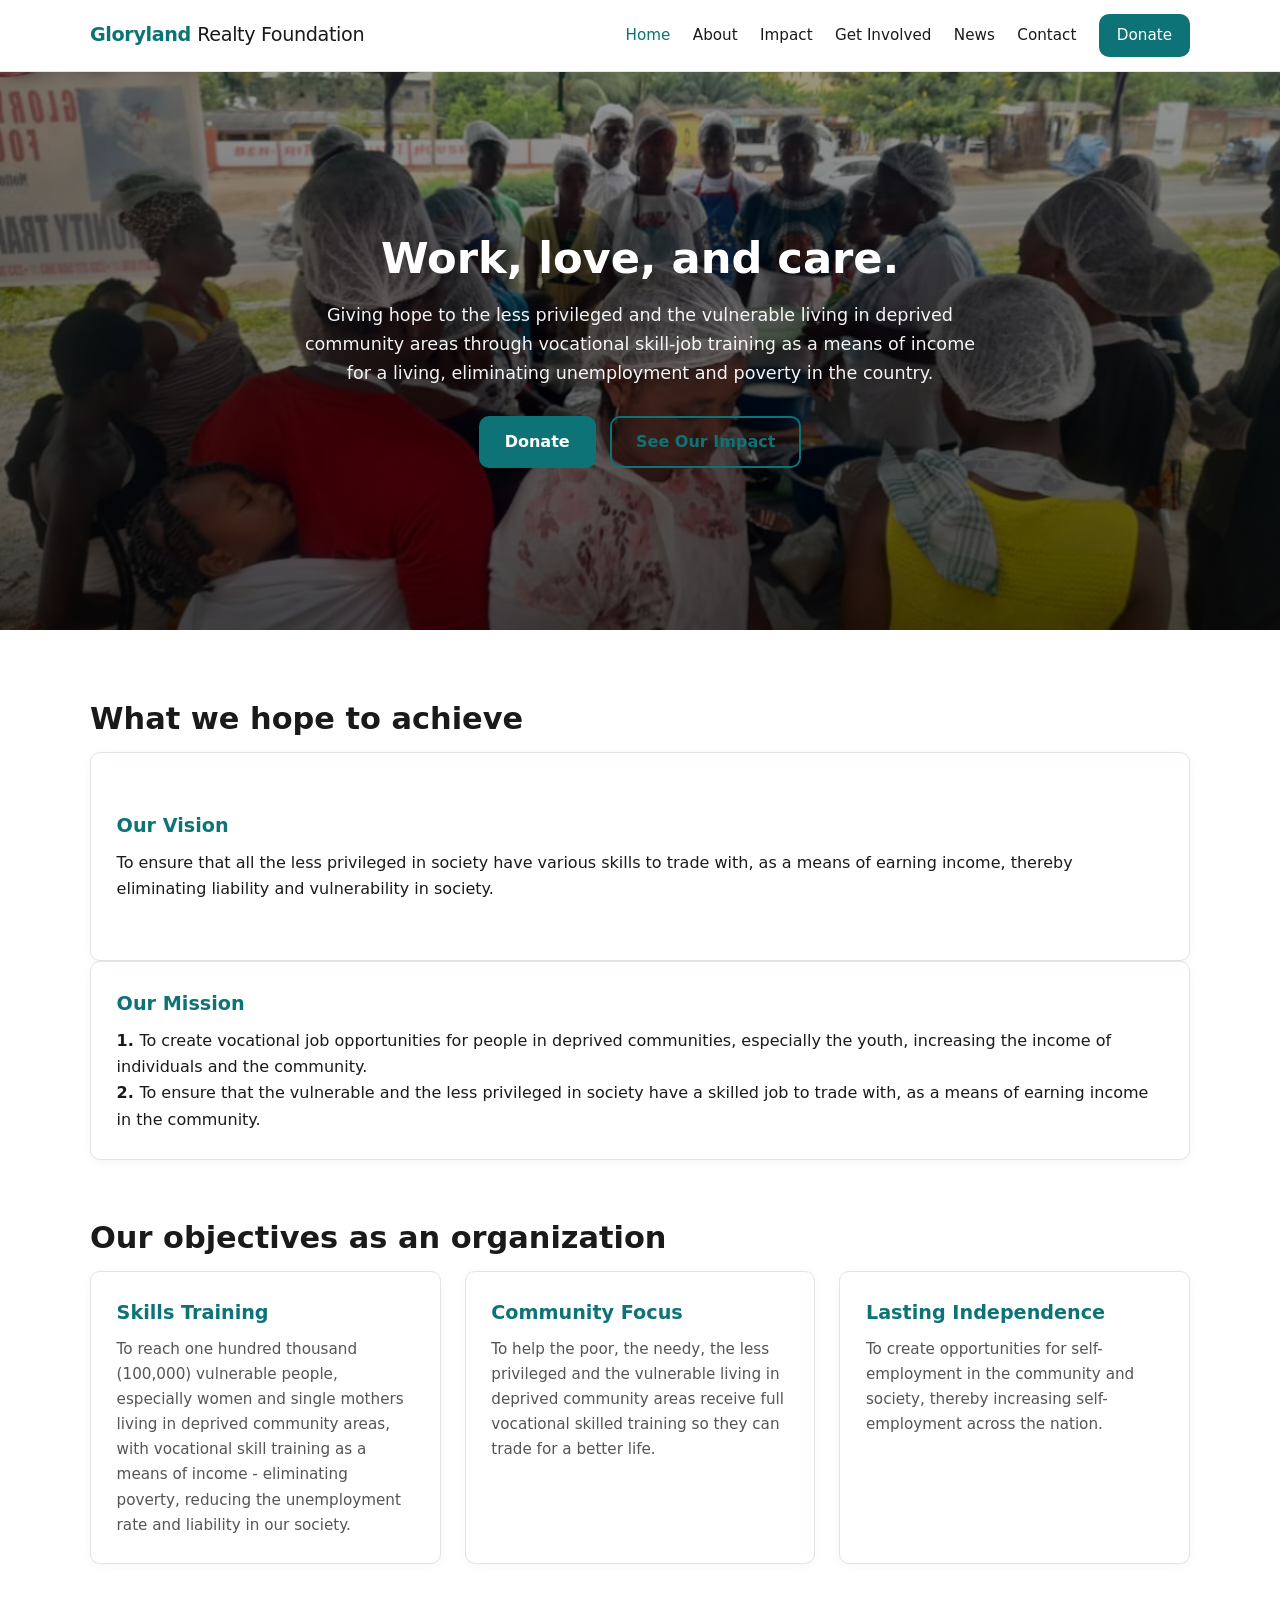
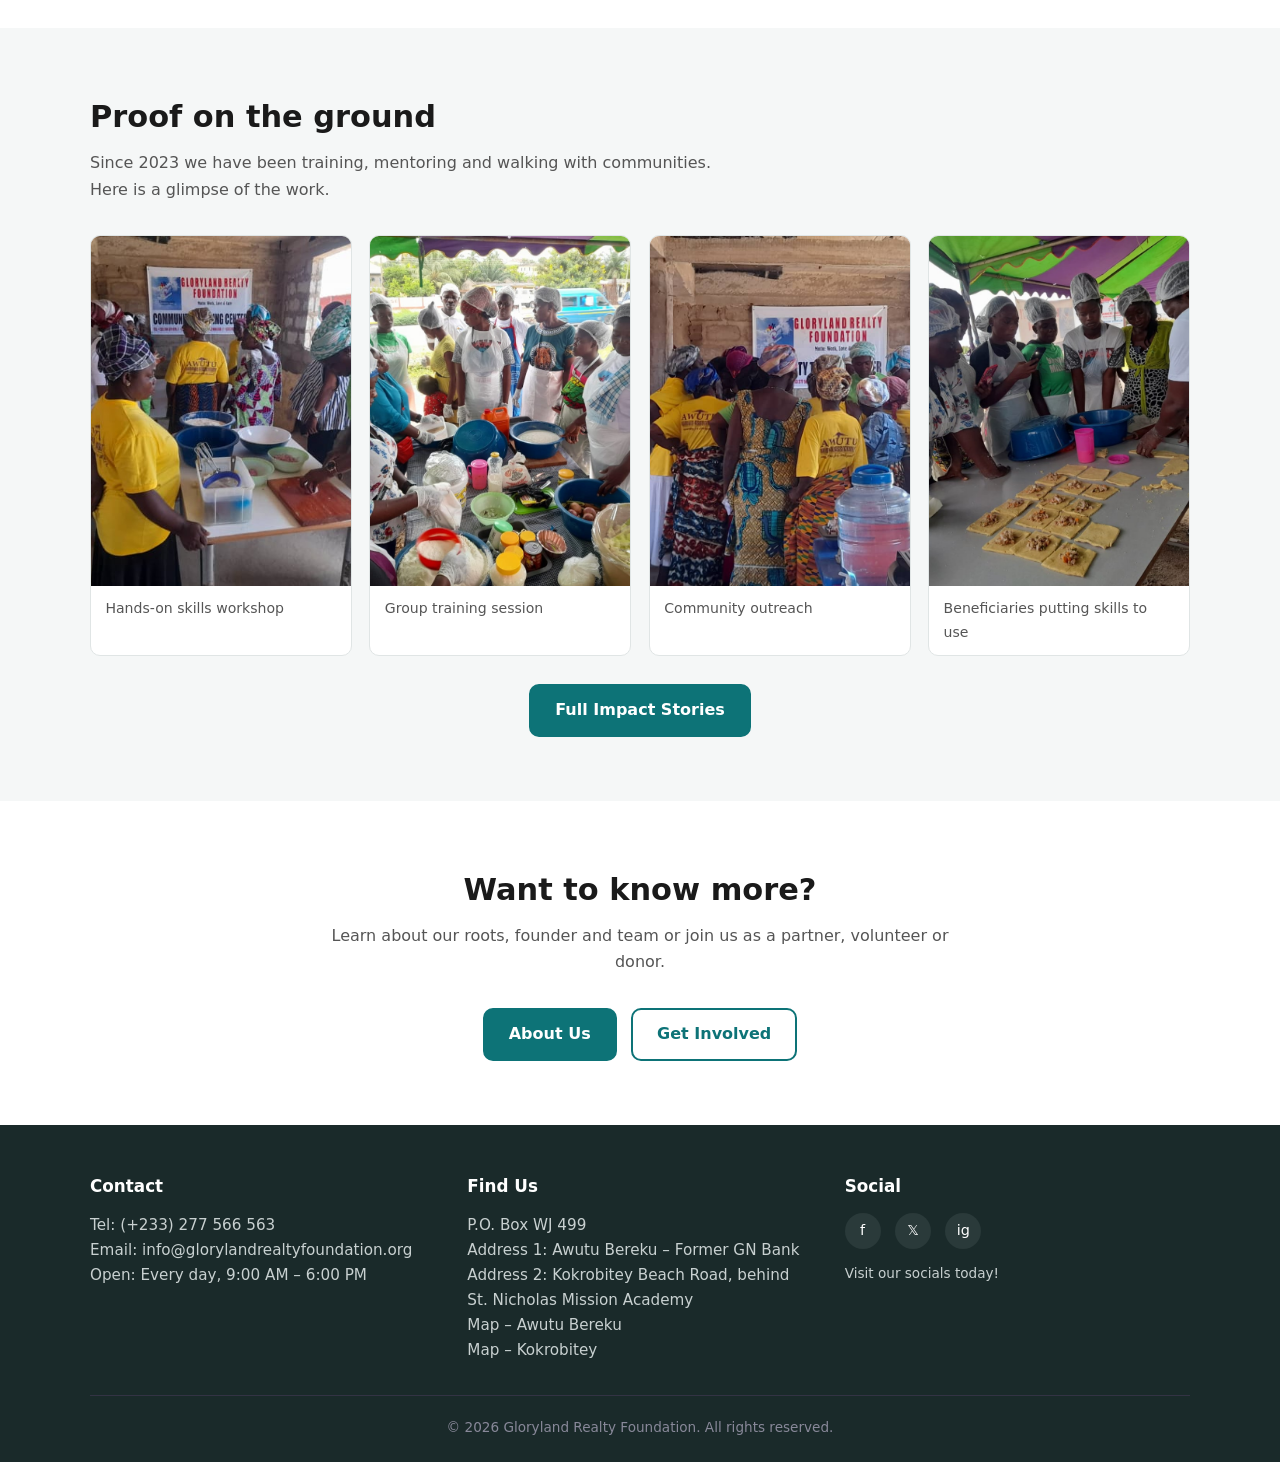
<file: index.html>
<!DOCTYPE html>
<html lang="en">
<head>
  <meta charset="UTF-8">
  <meta name="viewport" content="width=device-width, initial-scale=1">
  <title>Gloryland Realty Foundation | Empowering Youth & Women in Ghana</title>
  <meta name="description" content="Gloryland Realty Foundation empowers youth and women in under-developed communities across Ghana with employable and self-reliant skills since 2023.">
  <link rel="stylesheet" href="styles.css">
  <script defer src="https://cdn.vercel-insights.com/v1/script.js"></script>
</head>
<body>

<header class="site-header">
  <div class="container header-inner">
    <a href="index.html" class="logo">Gloryland <span>Realty Foundation</span></a>
    <button class="menu-toggle" aria-label="Open menu" onclick="document.querySelector('.nav-list').classList.toggle('open')">☰</button>
    <nav>
      <ul class="nav-list">
        <li><a href="index.html" class="active">Home</a></li>
        <li><a href="about.html">About</a></li>
        <li><a href="impact.html">Impact</a></li>
        <li><a href="get_involved.html">Get Involved</a></li>
        <li><a href="news.html">News</a></li>
        <li><a href="contact.html">Contact</a></li>
        <li><a href="get_involved.html#donate" class="btn btn-sm">Donate</a></li>
      </ul>
    </nav>
  </div>
</header>

<main>
  <!-- Hero -->
  <section class="hero">
    <img class="hero-slide" src="grfprojectgallery7.jpg" alt="Community skills training session">
    <div class="hero-overlay"></div>
    <div class="hero-content">
      <h1>Work, love, and care.</h1>
      <p>Giving hope to the less privileged and the vulnerable living in deprived community areas through vocational skill-job training as a means of income for a living, eliminating unemployment and poverty in the country.</p>
      <div class="hero-btns">
        <a href="get_involved.html#donate" class="btn">Donate</a>
        <a href="impact.html" class="btn btn-outline">See Our Impact</a>
      </div>
    </div>
  </section>

  <!-- Mission snapshot -->
  <section class="section">
    <div class="container">
      <h2 class="section-title">What we hope to achieve</h2>
      <article class="card">
      <p class="section-lead">
          <h3>Our Vision</h3>To ensure that all the less privileged in society have various skills to trade with, as a means of earning income, thereby eliminating liability and vulnerability in society.</p>
      <p class="section-lead">
          </article>
          <article class="card">
          <h3>Our Mission</h3>
            <strong>1.&nbsp;</strong>To create vocational job opportunities for people in deprived communities, especially the youth, increasing the income of individuals and the community.<br/>
            <strong>2.&nbsp;</strong>To ensure that the vulnerable and the less privileged in society have a skilled job to trade with, as a means of earning income in the community.</p>
            </article><br/><br/>
            <h2 class="section-title">Our objectives as an organization</h2>
      <div class="cards">
          
          
        <article class="card">
          <h3>Skills Training</h3>
          <p>To reach one hundred thousand (100,000) vulnerable people, especially women and single mothers living in deprived community areas, with vocational skill training as a means of income - eliminating poverty, reducing the unemployment rate and liability in our society.</p>
        </article>
        <article class="card">
          <h3>Community Focus</h3>
          <p>To help the poor, the needy, the less privileged and the vulnerable living in deprived community areas receive full vocational skilled training so they can trade for a better life.</p>
        </article>
        <article class="card">
          <h3>Lasting Independence</h3>
          <p>To create opportunities for self-employment in the community and society, thereby increasing self-employment across the nation.</p>
        </article>
      </div>
    </div>
  </section>

  <!-- Proof points -->
  <section class="section section-alt">
    <div class="container">
      <h2 class="section-title">Proof on the ground</h2>
      <p class="section-lead">Since 2023 we have been training, mentoring and walking with communities. Here is a glimpse of the work.</p>
      <div class="gallery">
        <figure>
          <img src="GRFprojectgal5.jpg" alt="Participants in a skills workshop">
          <figcaption>Hands-on skills workshop</figcaption>
        </figure>
        <figure>
          <img src="grfprojectgallery6.jpg" alt="Group training session">
          <figcaption>Group training session</figcaption>
        </figure>
        <figure>
          <img src="GRFprojectgal7.jpg" alt="Community outreach">
          <figcaption>Community outreach</figcaption>
        </figure>
        <figure>
          <img src="grfprojectgallery3.jpg" alt="Beneficiaries at work">
          <figcaption>Beneficiaries putting skills to use</figcaption>
        </figure>
      </div>
      <p style="margin-top:1.75rem; text-align:center;">
        <a href="impact.html" class="btn">Full Impact Stories</a>
      </p>
    </div>
  </section>

  <!-- CTA -->
  <section class="section">
    <div class="container" style="text-align:center;">
      <h2 class="section-title">Want to know more?</h2>
      <p class="section-lead" style="margin-inline:auto;">Learn about our roots, founder and team or join us as a partner, volunteer or donor.</p>
      <div class="hero-btns">
        <a href="about.html" class="btn">About Us</a>
        <a href="get_involved.html" class="btn btn-outline">Get Involved</a>
      </div>
    </div>
  </section>
</main>

<footer class="site-footer">
  <div class="container">
    <div class="footer-grid">
      <div>
        <h4>Contact</h4>
        <p>
          Tel: <a href="tel:+233277566563">(+233) 277 566 563</a><br>
          Email: <a href="mailto:info@glorylandrealtyfoundation.org">info@glorylandrealtyfoundation.org</a><br>
          Open: Every day, 9:00 AM – 6:00 PM
        </p>
      </div>
      <div>
        <h4>Find Us</h4>
        <p>
          P.O. Box WJ 499<br>
          Address 1: Awutu Bereku – Former GN Bank<br>
          Address 2: Kokrobitey Beach Road, behind St. Nicholas Mission Academy
        </p>
        <p>
          <a href="https://maps.google.com/?q=Awutu+Bereku+Ghana" target="_blank" rel="noopener">Map – Awutu Bereku</a><br>
          <a href="https://maps.google.com/?q=Kokrobitey+Beach+Road+Ghana" target="_blank" rel="noopener">Map – Kokrobitey</a>
        </p>
      </div>
      <div>
        <h4>Social</h4>
        <div class="social-links">
          <!-- Replace # with your real profile URLs -->
          <a href="#" aria-label="Facebook" title="Facebook">f</a>
          <a href="#" aria-label="X / Twitter" title="X">𝕏</a>
          <a href="#" aria-label="Instagram" title="Instagram">ig</a>
          
          <!-- === DON'T FORGET TO PLACE LINKS IN THE SOCIALS === -->

        </div>
        <p style="margin-top:0.8rem; font-size:0.85rem;">Visit our socials today!</p>
      </div>
    </div>
    <div class="footer-bottom">
      © 2026 Gloryland Realty Foundation. All rights reserved.
    </div>
  </div>
</footer>

</body>
</html>
</file>
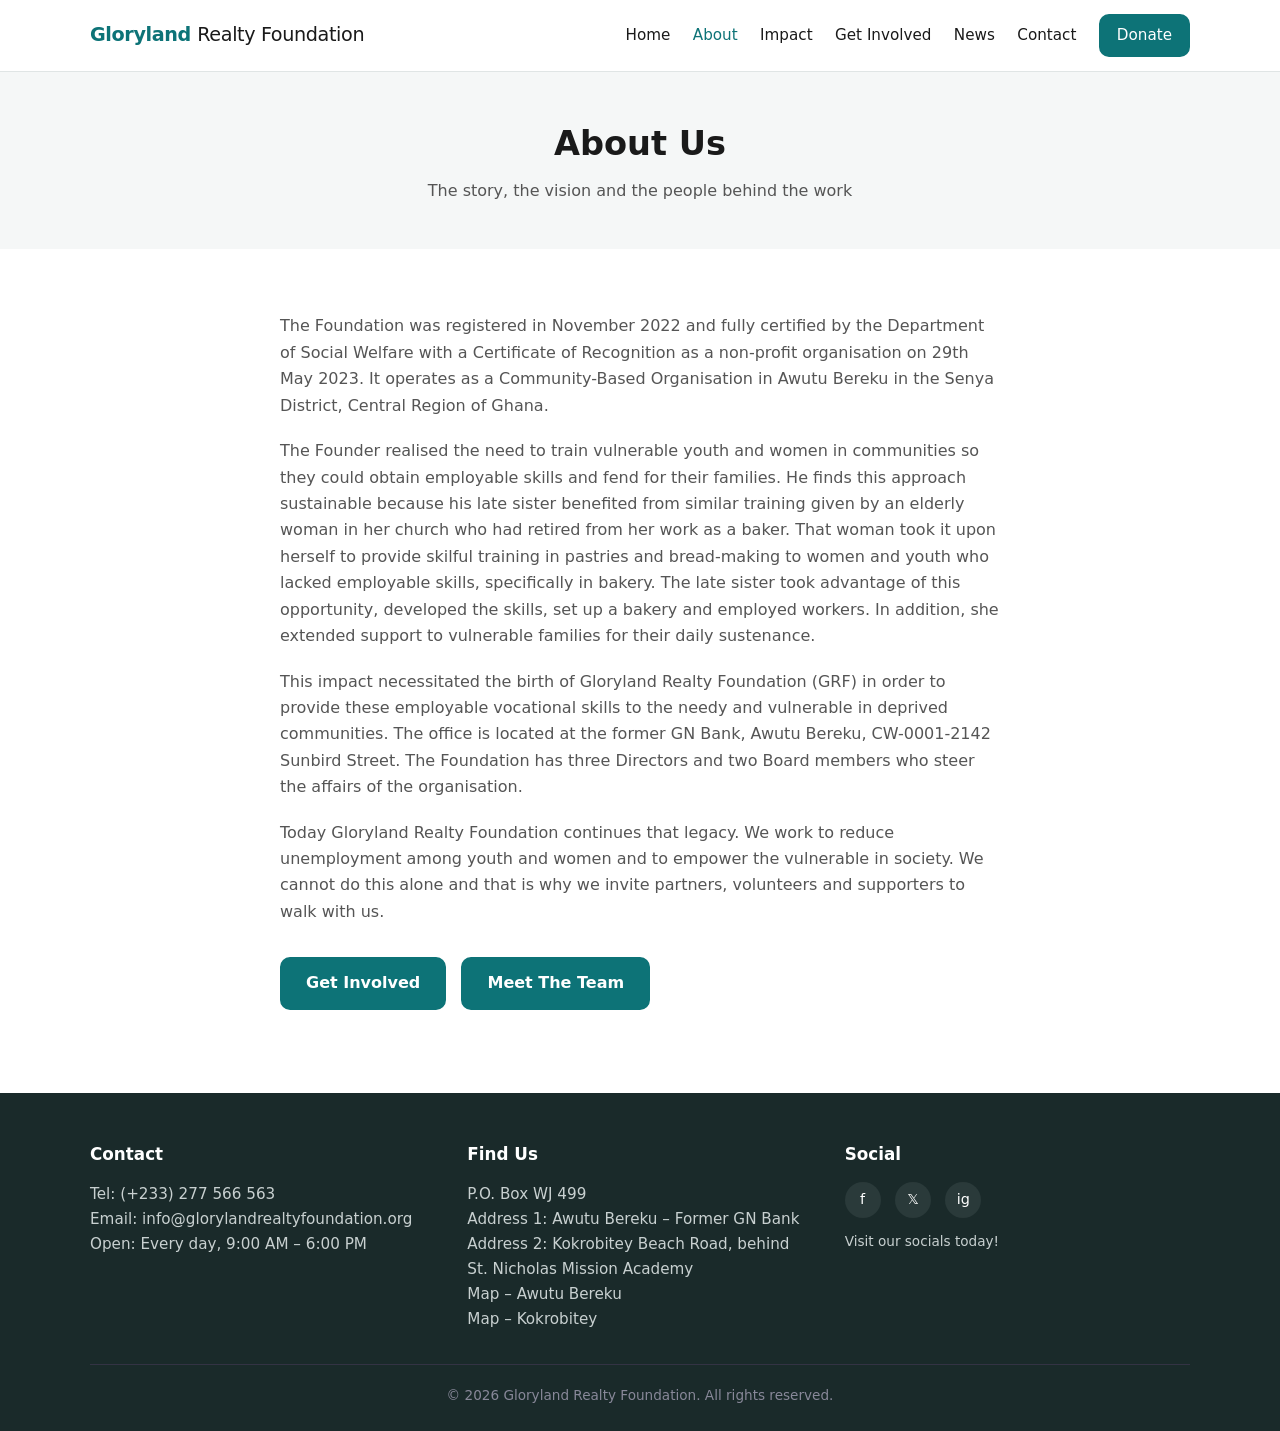
<file: about.html>
<!DOCTYPE html>
<html lang="en">
<head>
  <meta charset="UTF-8">
  <meta name="viewport" content="width=device-width, initial-scale=1">
  <title>About Us | Gloryland Realty Foundation</title>
  <meta name="description" content="Learn about Gloryland Realty Foundation — founded to empower vulnerable youth and women in Ghana with skills and hope, inspired by a personal family story.">
  <link rel="stylesheet" href="styles.css">
  <script defer src="https://cdn.vercel-insights.com/v1/script.js"></script>
</head>
<body>
<header class="site-header">
  <div class="container header-inner">
    <a href="index.html" class="logo">Gloryland <span>Realty Foundation</span></a>
    <button class="menu-toggle" aria-label="Open menu" onclick="document.querySelector('.nav-list').classList.toggle('open')">☰</button>
    <nav>
      <ul class="nav-list">
        <li><a href="index.html">Home</a></li>
        <li><a href="about.html" class="active">About</a></li>
        <li><a href="impact.html">Impact</a></li>
        <li><a href="get_involved.html">Get Involved</a></li>
        <li><a href="news.html">News</a></li>
        <li><a href="contact.html">Contact</a></li>
        <li><a href="get_involved.html#donate" class="btn btn-sm">Donate</a></li>
      </ul>
    </nav>
  </div>
</header>

<main>
  <section class="page-hero">
    <div class="container">
      <h1>About Us</h1>
      <p>The story, the vision and the people behind the work</p>
    </div>
  </section>

  <section class="section">
    <div class="container prose">
      <p>The Foundation was registered in November 2022 and fully certified by the Department of Social Welfare with a Certificate of Recognition as a non-profit organisation on 29th May 2023. It operates as a Community-Based Organisation in Awutu Bereku in the Senya District, Central Region of Ghana.</p>

      <p>The Founder realised the need to train vulnerable youth and women in communities so they could obtain employable skills and fend for their families. He finds this approach sustainable because his late sister benefited from similar training given by an elderly woman in her church who had retired from her work as a baker. That woman took it upon herself to provide skilful training in pastries and bread-making to women and youth who lacked employable skills, specifically in bakery. The late sister took advantage of this opportunity, developed the skills, set up a bakery and employed workers. In addition, she extended support to vulnerable families for their daily sustenance.</p>

      <p>This impact necessitated the birth of Gloryland Realty Foundation (GRF) in order to provide these employable vocational skills to the needy and vulnerable in deprived communities. The office is located at the former GN Bank, Awutu Bereku, CW-0001-2142 Sunbird Street. The Foundation has three Directors and two Board members who steer the affairs of the organisation.</p>

      <p>Today Gloryland Realty Foundation continues that legacy. We work to reduce unemployment among youth and women and to empower the vulnerable in society. We cannot do this alone and that is why we invite partners, volunteers and supporters to walk with us.</p>

      <p style="margin-top:2rem;">
        <a href="get_involved.html" class="btn">Get Involved</a>&nbsp;&nbsp;&nbsp;<a href="meet_the_team.html" class="btn">Meet The Team</a>
      </p>
    </div>
  </section>
</main>

<footer class="site-footer">
  <!-- identical footer block as index.html -->
  <div class="container">
    <div class="footer-grid">
      <div>
        <h4>Contact</h4>
        <p>
          Tel: <a href="tel:+233277566563">(+233) 277 566 563</a><br>
          Email: <a href="mailto:info@glorylandrealtyfoundation.org">info@glorylandrealtyfoundation.org</a><br>
          Open: Every day, 9:00 AM – 6:00 PM
        </p>
      </div>
      <div>
        <h4>Find Us</h4>
        <p>
          P.O. Box WJ 499<br>
          Address 1: Awutu Bereku – Former GN Bank<br>
          Address 2: Kokrobitey Beach Road, behind St. Nicholas Mission Academy
        </p>
        <p>
          <a href="https://maps.google.com/?q=Awutu+Bereku+Ghana" target="_blank" rel="noopener">Map – Awutu Bereku</a><br>
          <a href="https://maps.google.com/?q=Kokrobitey+Beach+Road+Ghana" target="_blank" rel="noopener">Map – Kokrobitey</a>
        </p>
      </div>
      <div>
        <h4>Social</h4>
        <div class="social-links">
          <a href="#" aria-label="Facebook">f</a>
          <a href="#" aria-label="X / Twitter">𝕏</a>
          <a href="#" aria-label="Instagram">ig</a>
          <!-- === DON'T FORGET TO PLACE LINKS IN THE SOCIALS === -->
        </div>
        <p style="margin-top:0.8rem; font-size:0.85rem;">Visit our socials today!</p>
      </div>
    </div>
    <div class="footer-bottom">© 2026 Gloryland Realty Foundation. All rights reserved.</div>
  </div>
</footer>
</body>
</html>
</file>
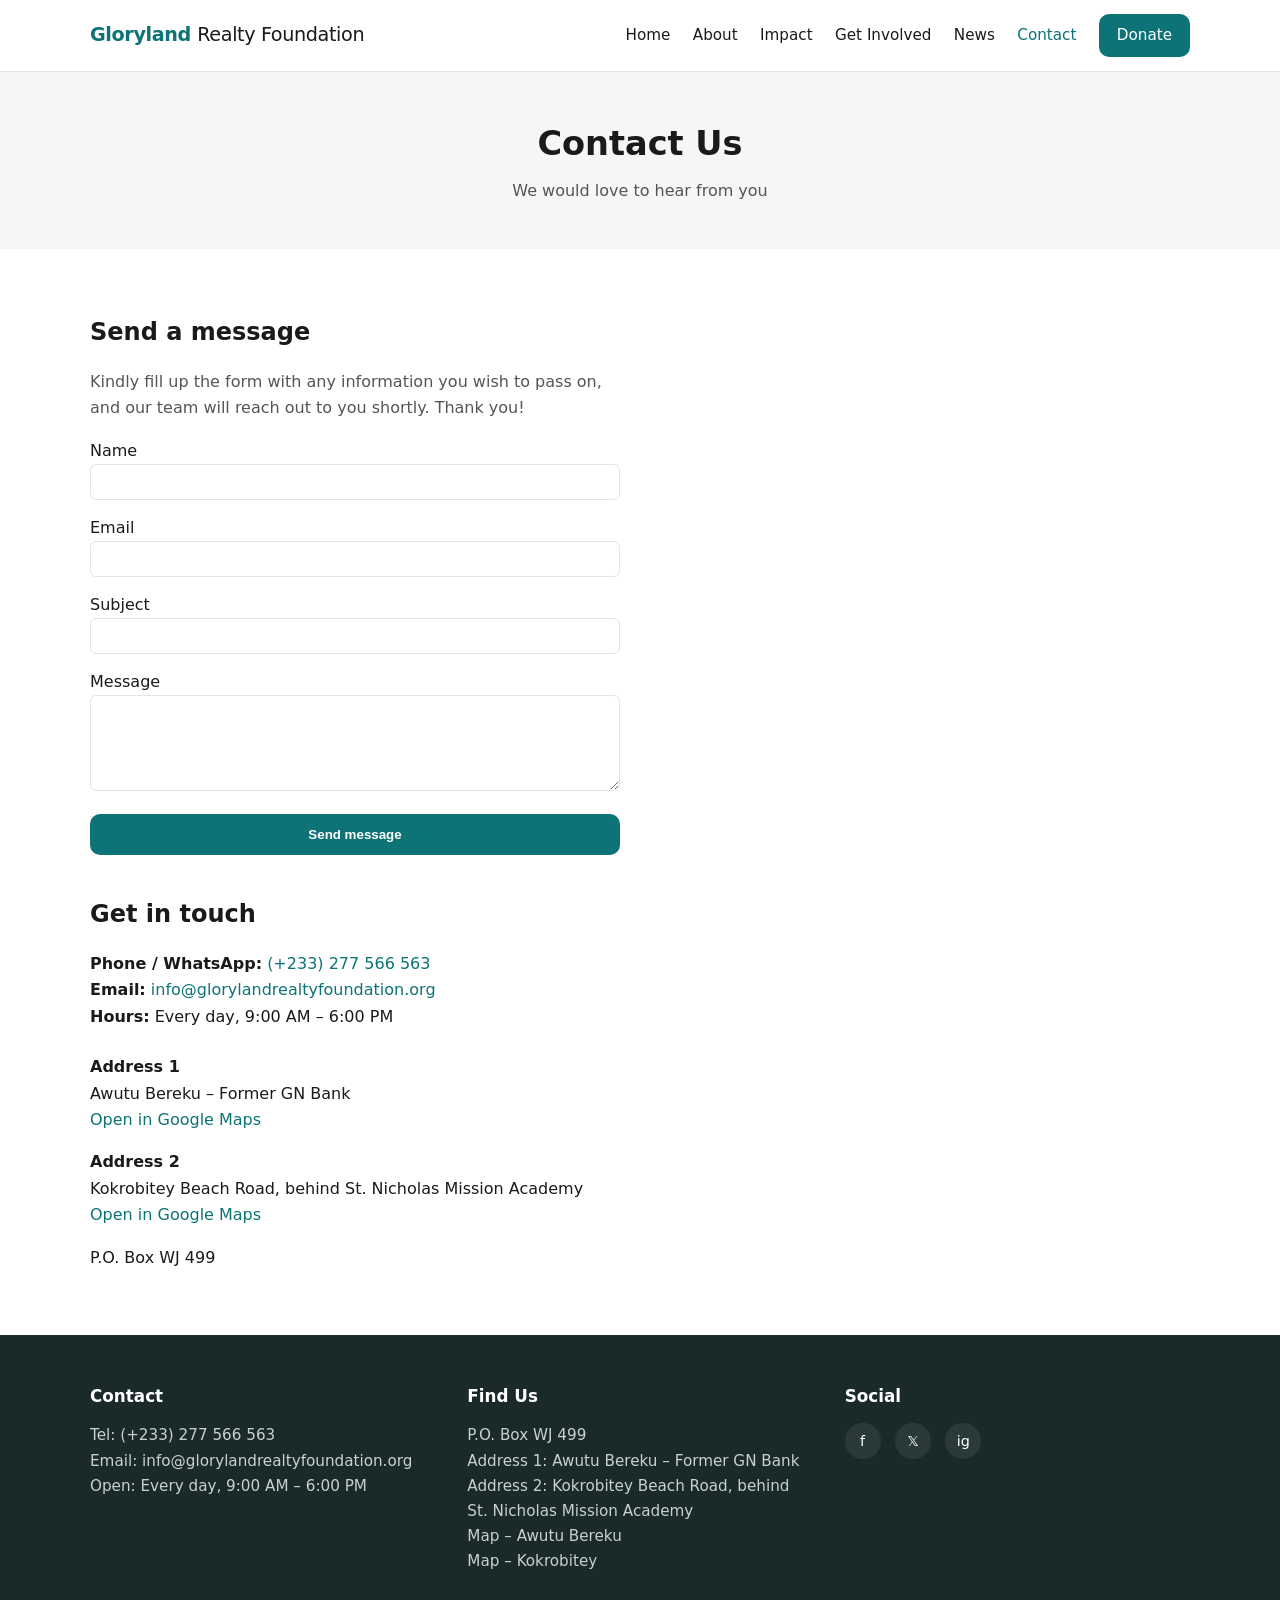
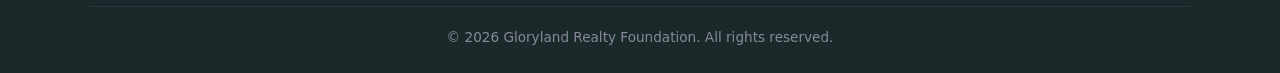
<file: contact.html>
<!DOCTYPE html>
<html lang="en">
<head>
  <meta charset="UTF-8">
  <meta name="viewport" content="width=device-width, initial-scale=1">
  <title>Contact Us | Gloryland Realty Foundation</title>
  <meta name="description" content="Contact Gloryland Realty Foundation — phone, email and two locations in Awutu Bereku and Kokrobitey, Ghana.">
  <link rel="stylesheet" href="styles.css">
  <script defer src="https://cdn.vercel-insights.com/v1/script.js"></script>
</head>
<body>
<header class="site-header">
  <div class="container header-inner">
    <a href="index.html" class="logo">Gloryland <span>Realty Foundation</span></a>
    <button class="menu-toggle" aria-label="Open menu" onclick="document.querySelector('.nav-list').classList.toggle('open')">☰</button>
    <nav>
      <ul class="nav-list">
        <li><a href="index.html">Home</a></li>
        <li><a href="about.html">About</a></li>
        <li><a href="impact.html">Impact</a></li>
        <li><a href="get_involved.html">Get Involved</a></li>
        <li><a href="news.html">News</a></li>
        <li><a href="contact.html" class="active">Contact</a></li>
        <li><a href="get_involved.html#donate" class="btn btn-sm">Donate</a></li>
      </ul>
    </nav>
  </div>
</header>

<main>
  <section class="page-hero">
    <div class="container">
      <h1>Contact Us</h1>
      <p>We would love to hear from you</p>
    </div>
  </section>

  <section class="section">
    <div class="container" style="display:grid; grid-template-columns:1fr 1fr; gap:2.5rem;">
      <div>
        <h2 style="margin-bottom:1rem;">Send a message</h2>
        <p style="color:var(--text-muted); margin-bottom:1rem;">Kindly fill up the form with any information you wish to pass on, and our team will reach out to you shortly. Thank you!</p>
        <form action="mailto:info@glorylandrealtyfoundation.org" method="post" enctype="text/plain" style="display:grid; gap:0.9rem;">
          <label>Name<br><input type="text" name="name" required style="width:100%; padding:0.6rem; border:1px solid var(--border); border-radius:6px;"></label>
          <label>Email<br><input type="email" name="email" required style="width:100%; padding:0.6rem; border:1px solid var(--border); border-radius:6px;"></label>
          <label>Subject<br><input type="text" name="subject" style="width:100%; padding:0.6rem; border:1px solid var(--border); border-radius:6px;"></label>
          <label>Message<br><textarea name="message" rows="5" required style="width:100%; padding:0.6rem; border:1px solid var(--border); border-radius:6px;"></textarea></label>
          <button type="submit" class="btn">Send message</button>
        </form>
      </div><br/><br/>
      <div>
        <h2 style="margin-bottom:1rem;">Get in touch</h2>
        <p><strong>Phone / WhatsApp:</strong> <a href="tel:+233277566563">(+233) 277 566 563</a></p>
        <p><strong>Email:</strong> <a href="mailto:info@glorylandrealtyfoundation.org">info@glorylandrealtyfoundation.org</a></p>
        <p><strong>Hours:</strong> Every day, 9:00 AM – 6:00 PM</p>
        <p style="margin-top:1.5rem;"><strong>Address 1</strong><br>Awutu Bereku – Former GN Bank</p>
        <p><a href="https://maps.google.com/?q=Awutu+Bereku+Ghana" target="_blank" rel="noopener">Open in Google Maps</a></p>
        <p style="margin-top:1rem;"><strong>Address 2</strong><br>Kokrobitey Beach Road, behind St. Nicholas Mission Academy</p>
        <p><a href="https://maps.google.com/?q=Kokrobitey+Beach+Road+Ghana" target="_blank" rel="noopener">Open in Google Maps</a></p>
        <p style="margin-top:1rem;">P.O. Box WJ 499</p>
      </div>
    </div>
  </section>
</main>

<footer class="site-footer">
  <!-- same footer -->
  <div class="container">
    <div class="footer-grid">
      <div>
        <h4>Contact</h4>
        <p>Tel: <a href="tel:+233277566563">(+233) 277 566 563</a><br>
        Email: <a href="mailto:info@glorylandrealtyfoundation.org">info@glorylandrealtyfoundation.org</a><br>
          Open: Every day, 9:00 AM – 6:00 PM
        </p>
      </div>
      <div>
        <h4>Find Us</h4>
        <p>
          P.O. Box WJ 499<br>
          Address 1: Awutu Bereku – Former GN Bank<br>
          Address 2: Kokrobitey Beach Road, behind St. Nicholas Mission Academy
        </p>
        <p>
          <a href="https://maps.google.com/?q=Awutu+Bereku+Ghana" target="_blank" rel="noopener">Map – Awutu Bereku</a><br>
          <a href="https://maps.google.com/?q=Kokrobitey+Beach+Road+Ghana" target="_blank" rel="noopener">Map – Kokrobitey</a>
        </p>
      </div>
      <div>
        <h4>Social</h4>
        <div class="social-links">
          <a href="#" aria-label="Facebook">f</a>
          <a href="#" aria-label="X">𝕏</a>
          <a href="#" aria-label="Instagram">ig</a>
        </div>
      </div>
    </div>
    <div class="footer-bottom">© 2026 Gloryland Realty Foundation. All rights reserved.</div>
  </div>
</footer>
</body>
</html>
</file>
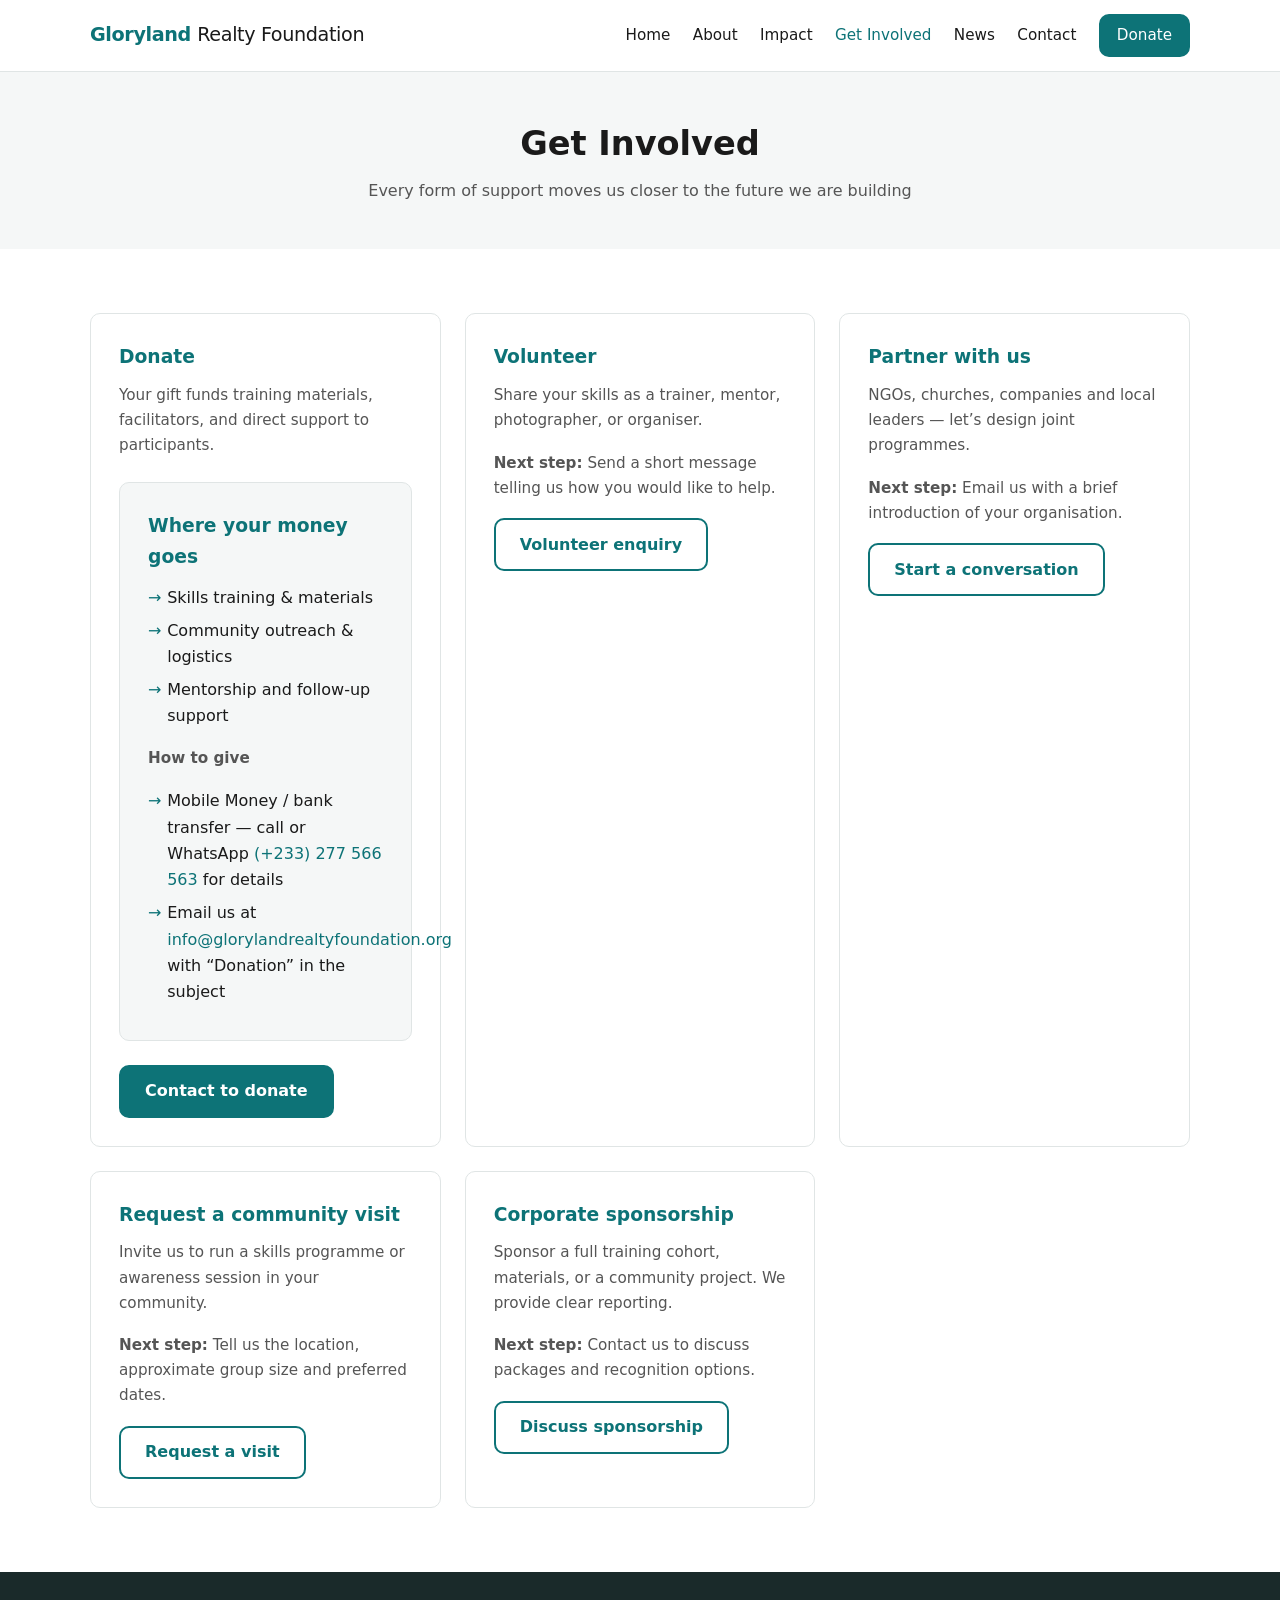
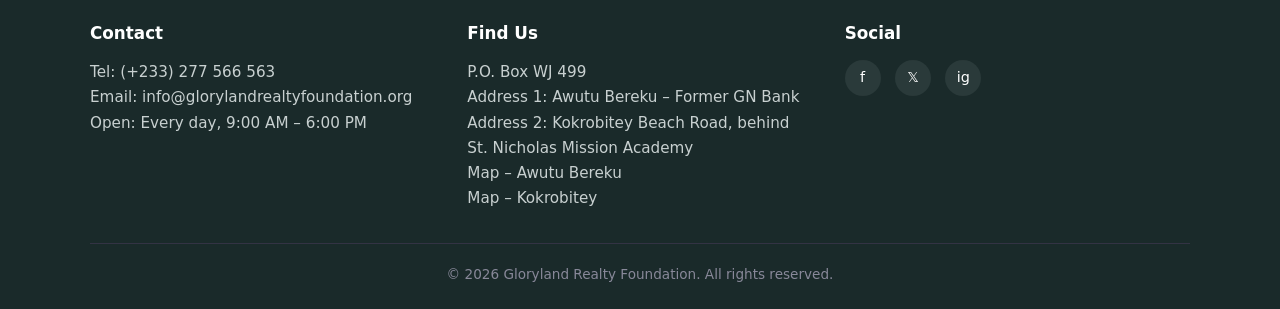
<file: get_involved.html>
<!DOCTYPE html>
<html lang="en">
<head>
  <meta charset="UTF-8">
  <meta name="viewport" content="width=device-width, initial-scale=1">
  <title>Get Involved | Gloryland Realty Foundation</title>
  <meta name="description" content="Donate, volunteer, partner or request a community visit. Clear ways to support Gloryland Realty Foundation’s work with youth and women in Ghana.">
  <link rel="stylesheet" href="styles.css">
  <script defer src="https://cdn.vercel-insights.com/v1/script.js"></script>
</head>
<body>
<header class="site-header">
  <div class="container header-inner">
    <a href="index.html" class="logo">Gloryland <span>Realty Foundation</span></a>
    <button class="menu-toggle" aria-label="Open menu" onclick="document.querySelector('.nav-list').classList.toggle('open')">☰</button>
    <nav>
      <ul class="nav-list">
        <li><a href="index.html">Home</a></li>
        <li><a href="about.html">About</a></li>
        <li><a href="impact.html">Impact</a></li>
        <li><a href="get_involved.html" class="active">Get Involved</a></li>
        <li><a href="news.html">News</a></li>
        <li><a href="contact.html">Contact</a></li>
        <li><a href="#donate" class="btn btn-sm">Donate</a></li>
      </ul>
    </nav>
  </div>
</header>

<main>
  <section class="page-hero">
    <div class="container">
      <h1>Get Involved</h1>
      <p>Every form of support moves us closer to the future we are building</p>
    </div>
  </section>

  <section class="section">
    <div class="container">
      <div class="pathways">
        <article class="pathway" id="donate">
          <h3>Donate</h3>
          <p>Your gift funds training materials, facilitators, and direct support to participants.</p>
          <div class="donate-box">
            <h3>Where your money goes</h3>
            <ul>
              <li>Skills training & materials</li>
              <li>Community outreach & logistics</li>
              <li>Mentorship and follow-up support</li>
            </ul>
            <p style="margin-top:1rem;"><strong>How to give</strong></p>
            <ul>
              <li>Mobile Money / bank transfer — call or WhatsApp <a href="tel:+233277566563">(+233) 277 566 563</a> for details</li>
              <li>Email us at <a href="mailto:info@glorylandrealtyfoundation.org">info@glorylandrealtyfoundation.org</a> with “Donation” in the subject</li>
              <!-- Optional: add PayPal.me or Flutterwave link when available-->
            </ul>
          </div>
          <a href="contact.html" class="btn">Contact to donate</a>
        </article>

        <article class="pathway">
          <h3>Volunteer</h3>
          <p>Share your skills as a trainer, mentor, photographer, or organiser.</p>
          <p><strong>Next step:</strong> Send a short message telling us how you would like to help.</p>
          <a href="contact.html" class="btn btn-outline">Volunteer enquiry</a>
        </article>

        <article class="pathway">
          <h3>Partner with us</h3>
          <p>NGOs, churches, companies and local leaders — let’s design joint programmes.</p>
          <p><strong>Next step:</strong> Email us with a brief introduction of your organisation.</p>
          <a href="mailto:info@glorylandrealtyfoundation.org?subject=Partnership%20enquiry" class="btn btn-outline">Start a conversation</a>
        </article>

        <article class="pathway">
          <h3>Request a community visit</h3>
          <p>Invite us to run a skills programme or awareness session in your community.</p>
          <p><strong>Next step:</strong> Tell us the location, approximate group size and preferred dates.</p>
          <a href="contact.html" class="btn btn-outline">Request a visit</a>
        </article>

        <article class="pathway">
          <h3>Corporate sponsorship</h3>
          <p>Sponsor a full training cohort, materials, or a community project. We provide clear reporting.</p>
          <p><strong>Next step:</strong> Contact us to discuss packages and recognition options.</p>
          <a href="mailto:info@glorylandrealtyfoundation.org?subject=Corporate%20sponsorship" class="btn btn-outline">Discuss sponsorship</a>
        </article>
      </div>
    </div>
  </section>
</main>

<footer class="site-footer">
  <!-- same footer -->
  <div class="container">
    <div class="footer-grid">
      <div>
        <h4>Contact</h4>
        <p>Tel: <a href="tel:+233277566563">(+233) 277 566 563</a><br>
        Email: <a href="mailto:info@glorylandrealtyfoundation.org">info@glorylandrealtyfoundation.org</a><br>
          Open: Every day, 9:00 AM – 6:00 PM
        </p>
      </div>
      <div>
        <h4>Find Us</h4>
        <p>
          P.O. Box WJ 499<br>
          Address 1: Awutu Bereku – Former GN Bank<br>
          Address 2: Kokrobitey Beach Road, behind St. Nicholas Mission Academy
        </p>
        <p>
          <a href="https://maps.google.com/?q=Awutu+Bereku+Ghana" target="_blank" rel="noopener">Map – Awutu Bereku</a><br>
          <a href="https://maps.google.com/?q=Kokrobitey+Beach+Road+Ghana" target="_blank" rel="noopener">Map – Kokrobitey</a>
        </p>
      </div>
      <div>
        <h4>Social</h4>
        <div class="social-links">
          <a href="#" aria-label="Facebook">f</a>
          <a href="#" aria-label="X">𝕏</a>
          <a href="#" aria-label="Instagram">ig</a>
        </div>
      </div>
    </div>
    <div class="footer-bottom">© 2026 Gloryland Realty Foundation. All rights reserved.</div>
  </div>
</footer>
</body>
</html>
</file>
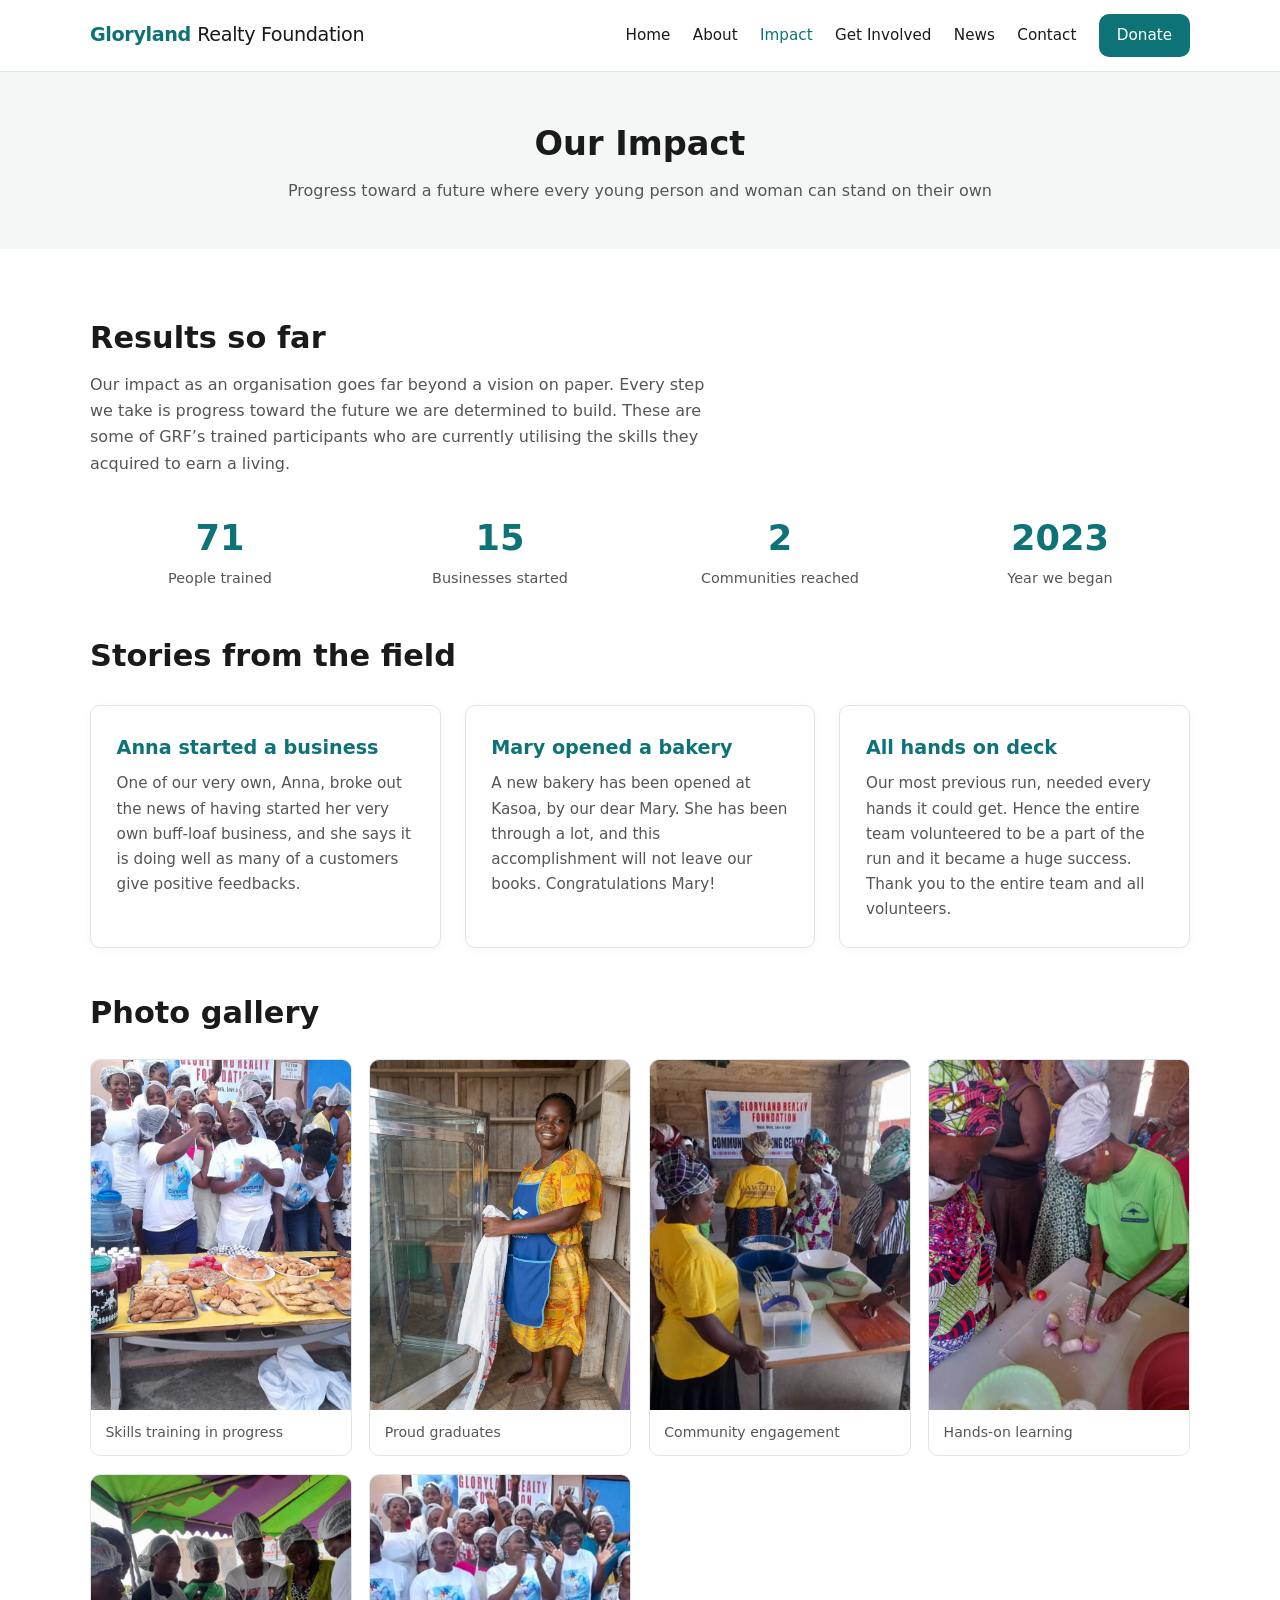
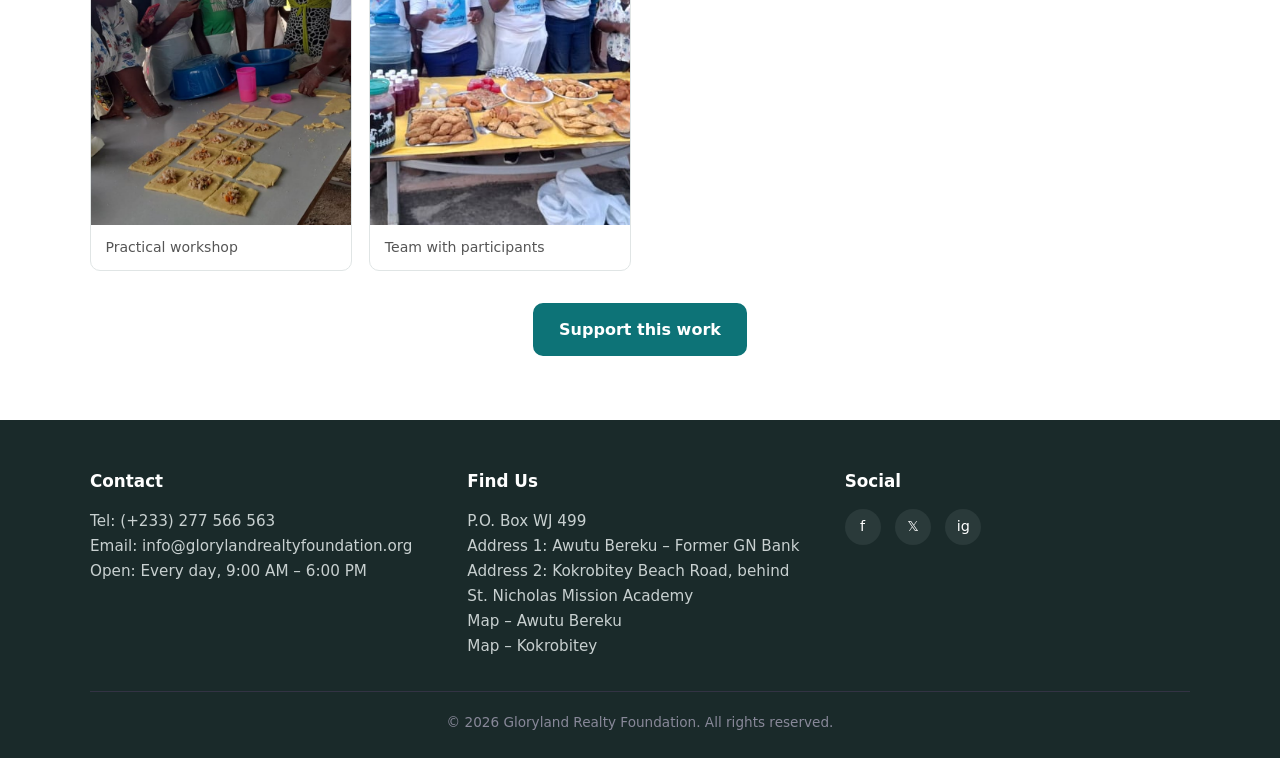
<file: impact.html>
<!DOCTYPE html>
<html lang="en">
<head>
  <meta charset="UTF-8">
  <meta name="viewport" content="width=device-width, initial-scale=1">
  <title>Our Impact | Gloryland Realty Foundation</title>
  <meta name="description" content="See the real results of Gloryland Realty Foundation — skills training, communities reached, and lives changed across Ghana.">
  <link rel="stylesheet" href="styles.css">
  <script defer src="https://cdn.vercel-insights.com/v1/script.js"></script>
</head>
<body>
<header class="site-header">
  <div class="container header-inner">
    <a href="index.html" class="logo">Gloryland <span>Realty Foundation</span></a>
    <button class="menu-toggle" aria-label="Open menu" onclick="document.querySelector('.nav-list').classList.toggle('open')">☰</button>
    <nav>
      <ul class="nav-list">
        <li><a href="index.html">Home</a></li>
        <li><a href="about.html">About</a></li>
        <li><a href="impact.html" class="active">Impact</a></li>
        <li><a href="get_involved.html">Get Involved</a></li>
        <li><a href="news.html">News</a></li>
        <li><a href="contact.html">Contact</a></li>
        <li><a href="get_involved.html#donate" class="btn btn-sm">Donate</a></li>
      </ul>
    </nav>
  </div>
</header>

<main>
  <section class="page-hero">
    <div class="container">
      <h1>Our Impact</h1>
      <p>Progress toward a future where every young person and woman can stand on their own</p>
    </div>
  </section>

  <section class="section">
    <div class="container">
      <h2 class="section-title">Results so far</h2>
      <p class="section-lead">Our impact as an organisation goes far beyond a vision on paper. Every step we take is       progress toward the future we are determined to build.
        These are some of GRF’s trained participants who are currently utilising the skills they acquired to earn a living.</p>
        
      <div class="stats">
        <div>
          <div class="stat-num">71</div>
          <div class="stat-label">People trained</div>
        </div>
        <div>
          <div class="stat-num">15</div>
          <div class="stat-label">Businesses started</div>
        </div>
        <div>
          <div class="stat-num">2</div>
          <div class="stat-label">Communities reached</div>
        </div>
        <div>
          <div class="stat-num">2023</div>
          <div class="stat-label">Year we began</div>
        </div>
      </div>

      <h2 class="section-title" style="margin-top:2.5rem;">Stories from the field</h2>
      <div class="cards" style="margin-top:1.5rem;">
        <article class="card">
          <h3>Anna started a business</h3>
          <p>One of our very own, Anna, broke out the news of having started her very own buff-loaf business, and she says it is doing well as many of a customers give positive feedbacks.</p>
          
        </article>
        <article class="card">
          <h3>Mary opened a bakery</h3>
          <p>A new bakery has been opened at Kasoa, by our dear Mary. She has been through a lot, and this accomplishment will not leave our books. Congratulations Mary!</p>
        </article>
        <article class="card">
          <h3>All hands on deck</h3>
          <p>Our most previous run, needed every hands it could get. Hence the entire team volunteered to be a part of the run and it became a huge success. Thank you to the entire team and all volunteers.</p>
        </article>
      </div>

      <h2 class="section-title" style="margin-top:2.5rem;">Photo gallery</h2>
      <div class="gallery" style="margin-top:1.25rem;">
        <figure>
          <img src="grfproject1.jpg" alt="Training session participants">
          <figcaption>Skills training in progress</figcaption>
        </figure>
        <figure>
          <img src="ynG7S.jpg" alt="Group of beneficiaries">
          <figcaption>Proud graduates</figcaption>
        </figure>
        <figure>
          <img src="GRFprojectgal5.jpg" alt="Community activity">
          <figcaption>Community engagement</figcaption>
        </figure>
        <figure>
          <img src="GRFprojectgal3.jpg" alt="Hands-on learning">
          <figcaption>Hands-on learning</figcaption>
        </figure>
        <figure>
          <img src="grfprojectgallery3.jpg" alt="Workshop materials">
          <figcaption>Practical workshop</figcaption>
        </figure>
        <figure>
          <img src="grfprojectgal6.jpg" alt="Team with participants">
          <figcaption>Team with participants</figcaption>
        </figure>
      </div>

      <p style="margin-top:2rem; text-align:center;">
        <a href="get_involved.html#donate" class="btn">Support this work</a>
      </p>
    </div>
  </section>
</main>

<footer class="site-footer">
  <!-- same footer -->
  <div class="container">
    <div class="footer-grid">
      <div>
        <h4>Contact</h4>
        <p>
          Tel: <a href="tel:+233277566563">(+233) 277 566 563</a><br>
          Email: <a href="mailto:info@glorylandrealtyfoundation.org">info@glorylandrealtyfoundation.org</a><br>
          Open: Every day, 9:00 AM – 6:00 PM
        </p>
      </div>
      <div>
        <h4>Find Us</h4>
        <p>
          P.O. Box WJ 499<br>
          Address 1: Awutu Bereku – Former GN Bank<br>
          Address 2: Kokrobitey Beach Road, behind St. Nicholas Mission Academy
        </p>
        <p>
          <a href="https://maps.google.com/?q=Awutu+Bereku+Ghana" target="_blank" rel="noopener">Map – Awutu Bereku</a><br>
          <a href="https://maps.google.com/?q=Kokrobitey+Beach+Road+Ghana" target="_blank" rel="noopener">Map – Kokrobitey</a>
        </p>
      </div>
      <div>
        <h4>Social</h4>
        <div class="social-links">
          <a href="#" aria-label="Facebook">f</a>
          <a href="#" aria-label="X">𝕏</a>
          <a href="#" aria-label="Instagram">ig</a>
          <!-- === DON'T FORGET TO PLACE LINKS IN THE SOCIALS === -->
        </div>
      </div>
    </div>
    <div class="footer-bottom">© 2026 Gloryland Realty Foundation. All rights reserved.</div>
  </div>
</footer>
</body>
</html>
</file>
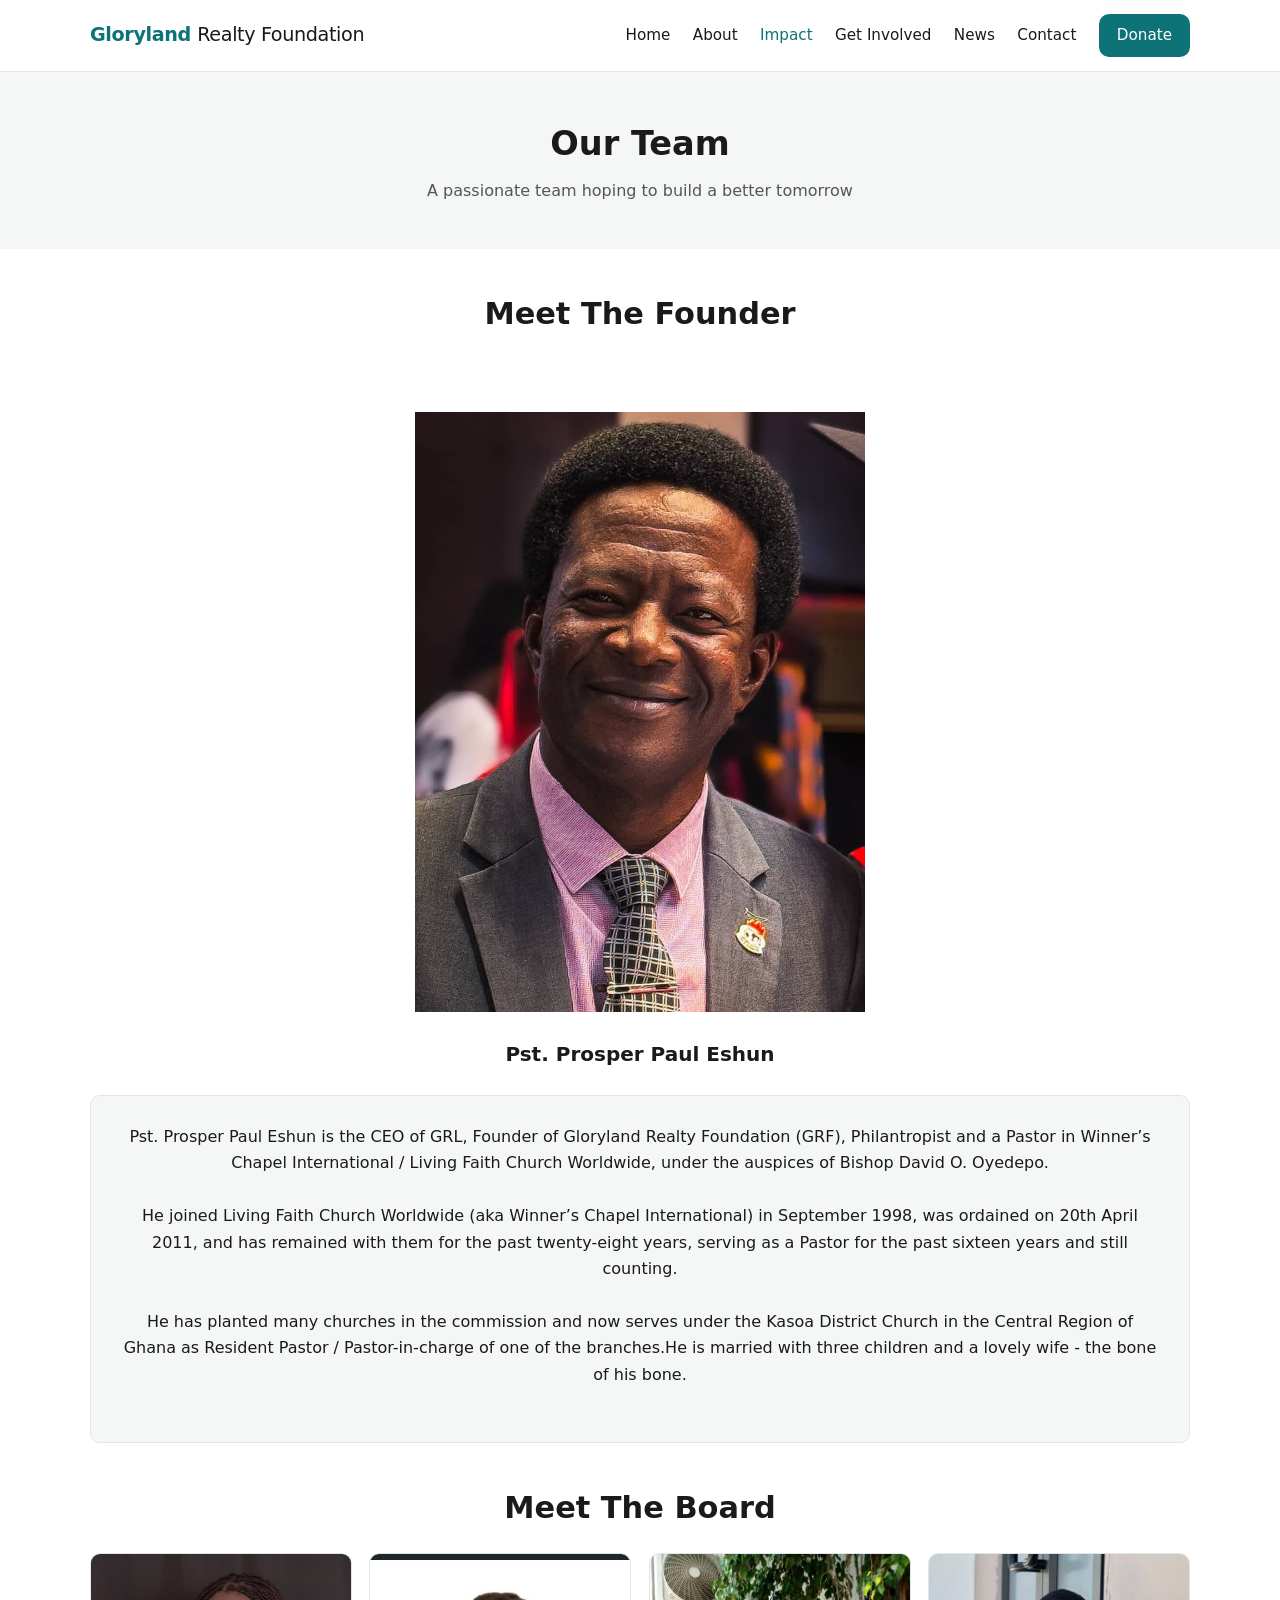
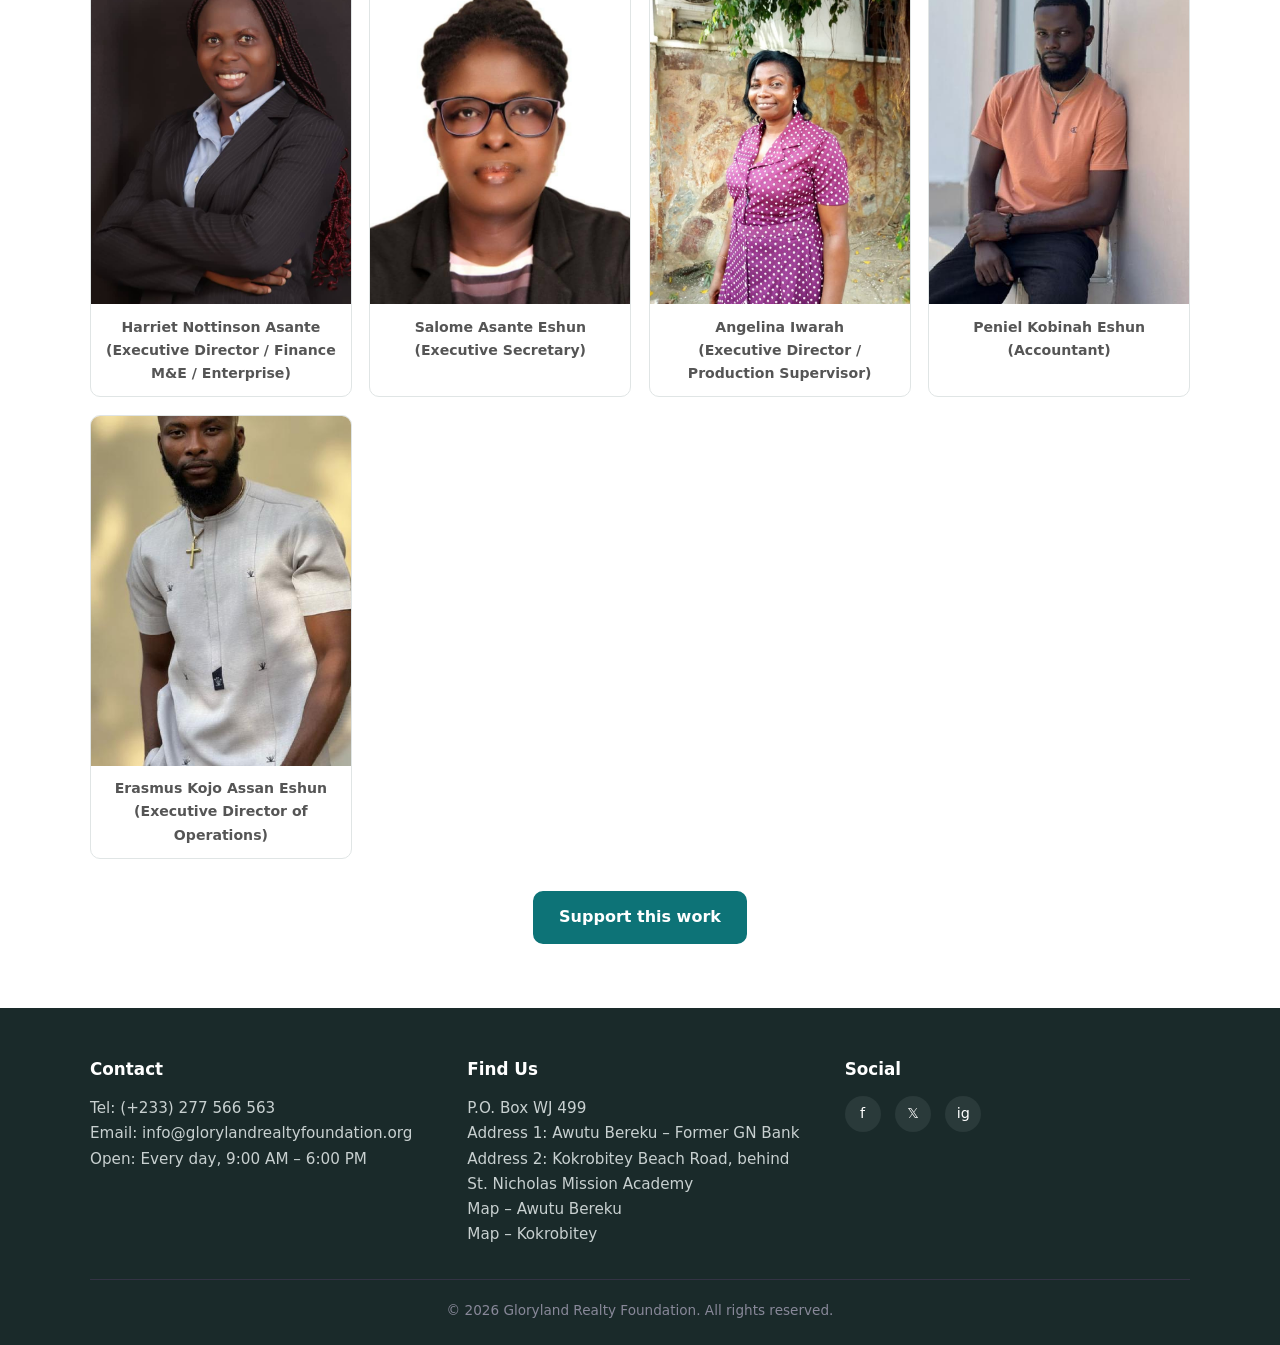
<file: meet_the_team.html>
<!DOCTYPE html>
<html lang="en">
<head>
  <meta charset="UTF-8">
  <meta name="viewport" content="width=device-width, initial-scale=1">
  <title>Our Impact | Gloryland Realty Foundation</title>
  <meta name="description" content="See the real results of Gloryland Realty Foundation — skills training, communities reached, and lives changed across Ghana.">
  <link rel="stylesheet" href="styles.css">
  <script defer src="https://cdn.vercel-insights.com/v1/script.js"></script>
</head>
<body>
<header class="site-header">
  <div class="container header-inner">
    <a href="index.html" class="logo">Gloryland <span>Realty Foundation</span></a>
    <button class="menu-toggle" aria-label="Open menu" onclick="document.querySelector('.nav-list').classList.toggle('open')">☰</button>
    <nav>
      <ul class="nav-list">
        <li><a href="index.html">Home</a></li>
        <li><a href="about.html">About</a></li>
        <li><a href="impact.html" class="active">Impact</a></li>
        <li><a href="get_involved.html">Get Involved</a></li>
        <li><a href="news.html">News</a></li>
        <li><a href="contact.html">Contact</a></li>
        <li><a href="get_involved.html#donate" class="btn btn-sm">Donate</a></li>
      </ul>
    </nav>
  </div>
</header>

<main>
  <section class="page-hero">
    <div class="container">
      <h1>Our Team</h1>
      <p>A passionate team hoping to build a better tomorrow</p>
    </div>
  </section>
        <h2 class="section-title" style="margin-top:2.5rem;" align="center">Meet The Founder</h2>
  <section class="section" align="center">
   <div class="container" align="center">
       <figure class="founder_img">
            <img class="board_img" src="grfproject2.jpg" alt="Founder Of GRF" width="450px" border="0"/><br/>
          <figcaption class="founder_name">Pst. Prosper Paul Eshun</figcaption>
        </figure>
    <div  class="donate-box">
   <p>Pst. Prosper Paul Eshun is the CEO of GRL, Founder of Gloryland Realty Foundation (GRF), Philantropist and a Pastor in Winner’s Chapel International / Living Faith Church Worldwide, under the auspices of Bishop David O. Oyedepo.</p><br/>
    <p>He joined Living Faith Church Worldwide (aka Winner’s Chapel International) in September 1998, was ordained on 20th April 2011, and has remained with them for the past twenty-eight years, serving as a Pastor for the past sixteen years and still counting.</p><br/>
    <p>He has planted many churches in the commission and now serves under the Kasoa District Church in the Central Region of Ghana as Resident Pastor / Pastor-in-charge of one of the branches.He is married with three children and a lovely wife - the bone of his bone.</p><br/>
    </div>
       
      <h1 class="section-title" style="margin-top:2.5rem;">Meet The Board</h1>
      

      
      <div class="gallery" style="margin-top:1.25rem;">
        <figure>
          <img class="board_img" src="grfproject3.jpg" alt="Harriet Nottinson Asante (Executive Director / Finance M&E / Enterprise)">
          <figcaption class="board">Harriet Nottinson Asante <br/>(Executive Director / Finance M&E / Enterprise)</figcaption>
        </figure>
        <figure>
          <img class="board_img"src="grfproject5.jpg" alt="Salome Asante Eshun (Executive Secretary)">
          <figcaption class="board">Salome Asante Eshun <br/>(Executive Secretary)</figcaption>
        </figure>
        <figure>
          <img class="board_img" src="grfproject6.jpg" alt="Angelina Iwarah (Executive Director / Production Supervisor)">
          <figcaption class="board">Angelina Iwarah <br/>(Executive Director / Production Supervisor)</figcaption>
        </figure>
        <figure>
          <img class="board_img" src="rwb_16.jpg" alt="Peniel Kobinah Eshun (Accountant)">
          <figcaption class="board">Peniel Kobinah Eshun <br/>(Accountant)</figcaption>
        </figure>
        <figure>
          <img class="board_img"src="rwb_17.jpg" alt="Erasmus Kojo Assan Eshun (Executive Director of Operations)">
          <figcaption class="board">Erasmus Kojo Assan Eshun <br/>(Executive Director of Operations)
        </figcaption>
        </figure>
      </div>

      <p style="margin-top:2rem; text-align:center;">
        <a href="get_involved.html#donate" class="btn">Support this work</a>
      </p>
    </div>
  </section>
</main>

<footer class="site-footer">
  <!-- same footer -->
  <div class="container">
    <div class="footer-grid">
      <div>
        <h4>Contact</h4>
        <p>Tel: <a href="tel:+233277566563">(+233) 277 566 563</a><br>
        Email: <a href="mailto:info@glorylandrealtyfoundation.org">info@glorylandrealtyfoundation.org</a><br>
          Open: Every day, 9:00 AM – 6:00 PM
        </p>
      </div>
      <div>
        <h4>Find Us</h4>
        <p>
          P.O. Box WJ 499<br>
          Address 1: Awutu Bereku – Former GN Bank<br>
          Address 2: Kokrobitey Beach Road, behind St. Nicholas Mission Academy
        </p>
        <p>
          <a href="https://maps.google.com/?q=Awutu+Bereku+Ghana" target="_blank" rel="noopener">Map – Awutu Bereku</a><br>
          <a href="https://maps.google.com/?q=Kokrobitey+Beach+Road+Ghana" target="_blank" rel="noopener">Map – Kokrobitey</a>
        </p>
      </div>
      <div>
        <h4>Social</h4>
        <div class="social-links">
          <a href="#" aria-label="Facebook">f</a>
          <a href="#" aria-label="X">𝕏</a>
          <a href="#" aria-label="Instagram">ig</a>
          <!-- === DON'T FORGET TO PLACE LINKS IN THE SOCIALS === -->
        </div>
      </div>
    </div>
    <div class="footer-bottom">© 2026 Gloryland Realty Foundation. All rights reserved.</div>
  </div>
</footer>
</body>
</html>
</file>
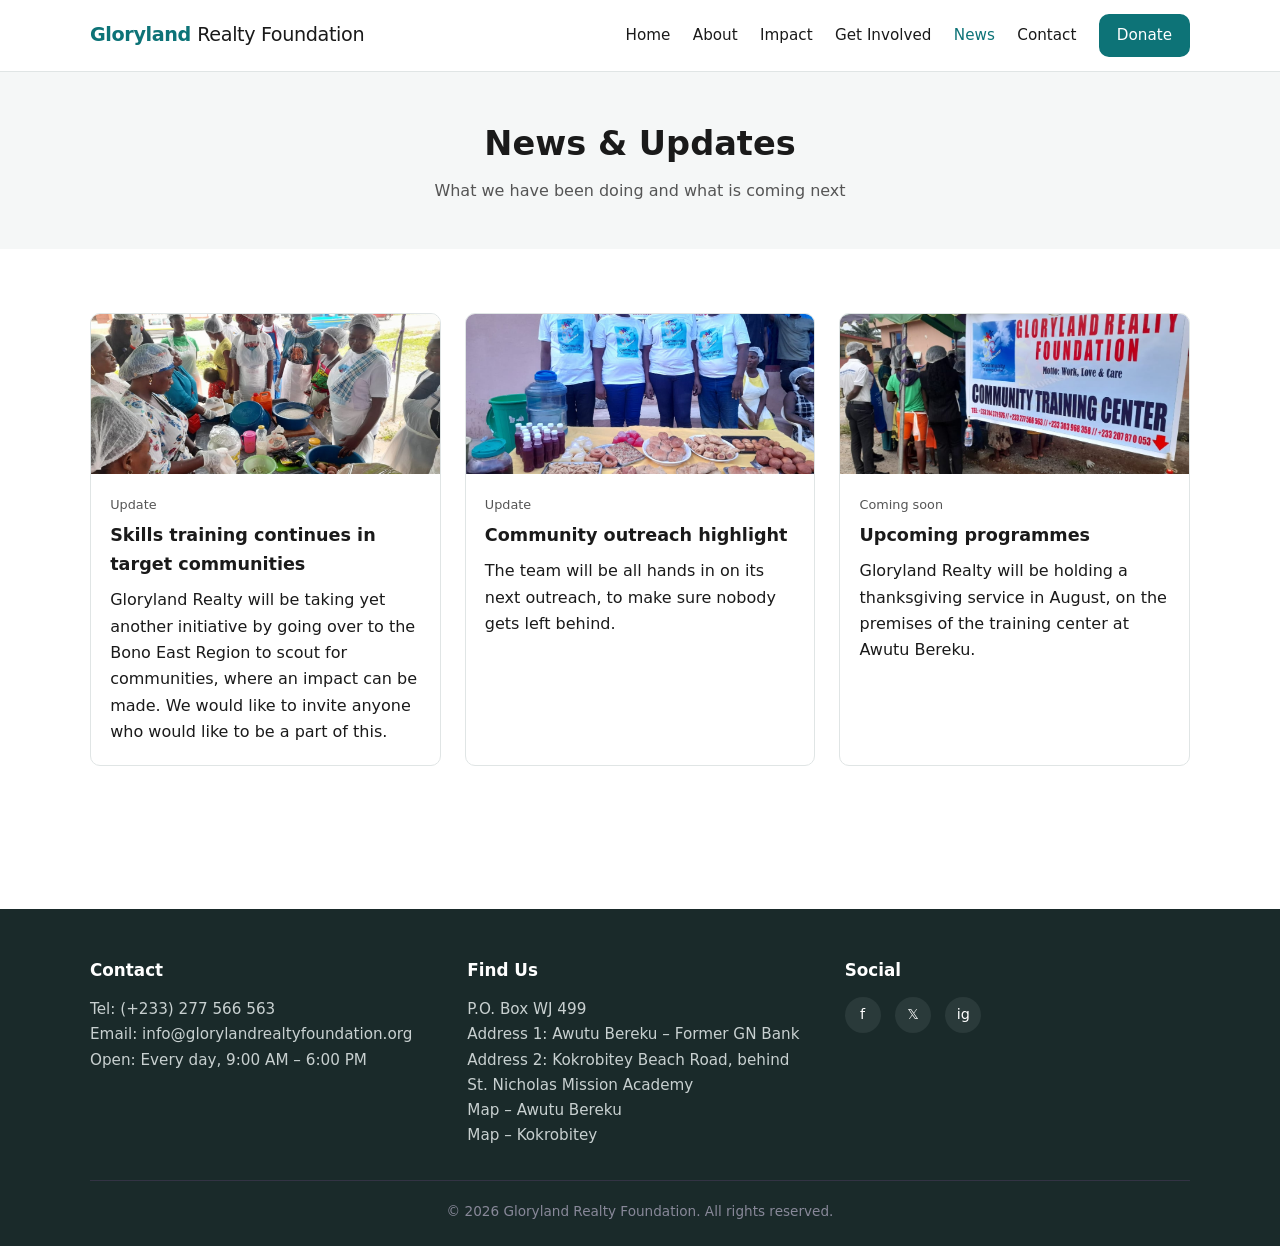
<file: news.html>
<!DOCTYPE html>
<html lang="en">
<head>
  <meta charset="UTF-8">
  <meta name="viewport" content="width=device-width, initial-scale=1">
  <title>News & Updates | Gloryland Realty Foundation</title>
  <meta name="description" content="Latest news, training updates and community stories from Gloryland Realty Foundation.">
  <link rel="stylesheet" href="styles.css">
  <script defer src="https://cdn.vercel-insights.com/v1/script.js"></script>
</head>
<body>
<header class="site-header">
  <div class="container header-inner">
    <a href="index.html" class="logo">Gloryland <span>Realty Foundation</span></a>
    <button class="menu-toggle" aria-label="Open menu" onclick="document.querySelector('.nav-list').classList.toggle('open')">☰</button>
    <nav>
      <ul class="nav-list">
        <li><a href="index.html">Home</a></li>
        <li><a href="about.html">About</a></li>
        <li><a href="impact.html">Impact</a></li>
        <li><a href="get_involved.html">Get Involved</a></li>
        <li><a href="news.html" class="active">News</a></li>
        <li><a href="contact.html">Contact</a></li>
        <li><a href="get_involved.html#donate" class="btn btn-sm">Donate</a></li>
      </ul>
    </nav>
  </div>
</header>

<main>
  <section class="page-hero">
    <div class="container">
      <h1>News & Updates</h1>
      <p>What we have been doing and what is coming next</p>
    </div>
  </section>

  <section class="section">
    <div class="container">
      <div class="news-grid">
        <article class="news-card">
          <img src="grfprojectgallery6.jpg" alt="Recent training activity">
          <div class="news-body">
            <div class="news-date">Update</div>
            <h3>Skills training continues in target communities</h3>
            <p>Gloryland Realty will be taking yet another initiative by going over to the Bono East Region to scout for communities, where an impact can be made. We would like to invite anyone who would like to be a part of this.</p>
          </div>
        </article>
        <article class="news-card">
          <img src="grfprojectgal9.jpg" alt="Community event">
          <div class="news-body">
            <div class="news-date">Update</div>
            <h3>Community outreach highlight</h3>
            <p>The team will be all hands in on its next outreach, to make sure nobody gets left behind.</p>
          </div>
        </article>
        <article class="news-card">
          <img src="GRFproject.jpg" alt="Foundation activity">
          <div class="news-body">
            <div class="news-date">Coming soon</div>
            <h3>Upcoming programmes</h3>
            <p>Gloryland Realty will be holding a thanksgiving service in August, on the premises of the training center at Awutu Bereku.</p>
          </div>
        </article>
      </div>
    </div>
  </section>
</main>
<br/><br/><br/>
<footer class="site-footer">
  <!-- same footer -->
  <div class="container">
    <div class="footer-grid">
      <div>
        <h4>Contact</h4>
        <p>Tel: <a href="tel:+233277566563">(+233) 277 566 563</a><br>
        Email: <a href="mailto:info@glorylandrealtyfoundation.org">info@glorylandrealtyfoundation.org</a><br>
          Open: Every day, 9:00 AM – 6:00 PM
        </p>
      </div>
      <div>
        <h4>Find Us</h4>
        <p>
          P.O. Box WJ 499<br>
          Address 1: Awutu Bereku – Former GN Bank<br>
          Address 2: Kokrobitey Beach Road, behind St. Nicholas Mission Academy
        </p>
        <p>
          <a href="https://maps.google.com/?q=Awutu+Bereku+Ghana" target="_blank" rel="noopener">Map – Awutu Bereku</a><br>
          <a href="https://maps.google.com/?q=Kokrobitey+Beach+Road+Ghana" target="_blank" rel="noopener">Map – Kokrobitey</a>
        </p>
      </div>
      <div>
        <h4>Social</h4>
        <div class="social-links">
          <a href="#" aria-label="Facebook">f</a>
          <a href="#" aria-label="X">𝕏</a>
          <a href="#" aria-label="Instagram">ig</a>
        </div>
      </div>
    </div>
    <div class="footer-bottom">© 2026 Gloryland Realty Foundation. All rights reserved.</div>
  </div>
</footer>
</body>
</html>
</file>
<file: styles.css>
/* ========== EASY SETTINGS ========== */
:root {
  --primary: #0d7377;          /* main brand – change this one colour */
  --primary-dark: #095456;
  --accent: #e8b86d;           /* soft gold accent */
  --text: #1a1a1a;
  --text-muted: #555;
  --bg: #ffffff;
  --bg-alt: #f5f7f7;
  --border: #e0e5e5;
  --max: 1100px;
  --radius: 10px;
  --font: "Segoe UI", system-ui, -apple-system, sans-serif;
}

*, *::before, *::after { box-sizing: border-box; margin: 0; padding: 0; }
html { scroll-behavior: smooth; }
body {
  font-family: var(--font);
  color: var(--text);
  line-height: 1.65;
  background: var(--bg);
}
img { max-width: 100%; height: auto; display: block; }
a { color: var(--primary); text-decoration: none; }
a:hover { text-decoration: underline; }
ul { list-style: none; }

/* Layout */
.container { width: min(100% - 2rem, var(--max)); margin-inline: auto; }
.section { padding: 4rem 0; }
.section-alt { background: var(--bg-alt); }
.section-title { font-size: 1.9rem; margin-bottom: 0.5rem; }
.section-lead { color: var(--text-muted); max-width: 640px; margin-bottom: 2rem; }

/* Header */
.site-header {
  background: #fff;
  border-bottom: 1px solid var(--border);
  position: sticky; top: 0; z-index: 100;
}
.header-inner {
  display: flex; align-items: center; justify-content: space-between;
  padding: 0.85rem 0; gap: 1rem;
}
.logo {
  font-weight: 700; font-size: 1.2rem; color: var(--primary);
  text-decoration: none; letter-spacing: -0.02em;
}
.logo:hover { text-decoration: none; color: var(--primary-dark); }
.logo span { font-weight: 400; color: var(--text); }

.nav-list { display: flex; gap: 1.4rem; align-items: center; flex-wrap: wrap; }
.nav-list a {
  color: var(--text); font-weight: 500; font-size: 0.95rem;
  text-decoration: none;
}
.nav-list a:hover, .nav-list a.active { color: var(--primary); }

.menu-toggle {
  display: none; background: none; border: none;
  font-size: 1.6rem; cursor: pointer; color: var(--text);
}

/* Buttons */
.btn {
  display: inline-block;
  background: var(--primary); color: #fff !important;
  padding: 0.7rem 1.5rem; border-radius: var(--radius);
  font-weight: 600; text-decoration: none !important;
  border: 2px solid var(--primary); cursor: pointer;
  transition: background 0.2s, border-color 0.2s;
}
.btn:hover { background: var(--primary-dark); border-color: var(--primary-dark); }
.btn-outline {
  background: transparent; color: var(--primary) !important;
}
.btn-outline:hover { background: var(--primary); color: #fff !important; }
.btn-sm { padding: 0.45rem 1rem; font-size: 0.9rem; }

/* Hero */
.hero {
  position: relative; min-height: 62vh;
  display: flex; align-items: center; color: #fff; overflow: hidden;
}
.hero-slide {
  position: absolute; inset: 0; width: 100%; height: 100%;
  object-fit: cover; z-index: 0;
}
.hero-overlay {
  position: absolute; inset: 0;
  background: linear-gradient(to bottom, rgba(0,0,0,0.4), rgba(0,0,0,0.7));
  z-index: 1;
}
.hero-content {
  position: relative; z-index: 2; text-align: center;
  max-width: 720px; margin-inline: auto; padding: 2rem 1rem;
}
.hero h1 {
  font-size: clamp(1.8rem, 5vw, 2.7rem); line-height: 1.2;
  margin-bottom: 1rem;
}
.hero p { font-size: 1.1rem; margin-bottom: 1.75rem; opacity: 0.95; }
.hero-btns { display: flex; gap: 0.9rem; justify-content: center; flex-wrap: wrap; }

/* Cards */
.cards {
  display: grid;
  grid-template-columns: repeat(auto-fit, minmax(260px, 1fr));
  gap: 1.5rem;
}
.card {
  background: #fff; border: 1px solid var(--border);
  border-radius: var(--radius); padding: 1.6rem;
  box-shadow: 0 2px 10px rgba(0,0,0,0.04);
}
.card h3 { color: var(--primary); margin-bottom: 0.5rem; font-size: 1.2rem; }
.card p { color: var(--text-muted); font-size: 0.95rem; }

/* Impact numbers */
.stats {
  display: grid;
  grid-template-columns: repeat(auto-fit, minmax(140px, 1fr));
  gap: 1.25rem; text-align: center; margin: 2rem 0;
}
.stat-num { font-size: 2.2rem; font-weight: 700; color: var(--primary); }
.stat-label { font-size: 0.9rem; color: var(--text-muted); }

/* Gallery */
.gallery {
  display: grid;
  grid-template-columns: repeat(auto-fit, minmax(220px, 1fr));
  gap: 1.1rem;
}
.gallery figure {
  border-radius: var(--radius); overflow: hidden;
  border: 1px solid var(--border); background: #fff;
}
.gallery img { width: 100%; height: 350px; object-fit: cover; align-items: center; }
.gallery figcaption {
  padding: 0.7rem 0.9rem; font-size: 0.88rem; color: var(--text-muted);
}

/* Pathways (Get Involved) */
.pathways {
  display: grid;
  grid-template-columns: repeat(auto-fit, minmax(280px, 1fr));
  gap: 1.5rem;
}
.pathway {
  background: #fff; border: 1px solid var(--border);
  border-radius: var(--radius); padding: 1.75rem;
}
.pathway h3 { margin-bottom: 0.6rem; color: var(--primary); }
.pathway p { color: var(--text-muted); margin-bottom: 1.1rem; font-size: 0.95rem; }

/* meet the team */
.image_f { 
    width: 450px; align-items: center;
}
.founder_name {
    font-weight: bold; font-size: 20px;
}
.board {
    font-weight: bold; text-align: center;
}

.board { vertical-align: top;}

/* News cards */
.news-grid {
  display: grid;
  grid-template-columns: repeat(auto-fit, minmax(280px, 1fr));
  gap: 1.5rem;
}
.news-card {
  background: #fff; border: 1px solid var(--border);
  border-radius: var(--radius); overflow: hidden;
}
.news-card img { width: 100%; height: 160px; object-fit: cover; }
.news-body { padding: 1.2rem; }
.news-date { font-size: 0.8rem; color: var(--text-muted); margin-bottom: 0.4rem; }
.news-card h3 { font-size: 1.1rem; margin-bottom: 0.5rem; }

/* Footer */
.site-footer {
  background: #1a2a2a; color: #c8d0d0;
  padding: 3rem 0 1.5rem; font-size: 0.95rem;
}
.footer-grid {
  display: grid;
  grid-template-columns: repeat(auto-fit, minmax(200px, 1fr));
  gap: 2rem; margin-bottom: 2rem;

}
.site-footer h4 { color: #fff; margin-bottom: 0.8rem; font-size: 1.05rem; }
.site-footer a { color: #c8d0d0; }
.site-footer a:hover { color: #fff; }
.footer-bottom {
  border-top: 1px solid #334; padding-top: 1.2rem;
  text-align: center; font-size: 0.85rem; color: #889;
}
.social-links { display: flex; gap: 0.9rem; margin-top: 0.6rem;}
.social-links a {
  width: 36px; height: 36px; border-radius: 50%;
  background: #2a3a3a; display: flex; align-items: center;
  justify-content: center; color: #fff; font-size: 0.9rem;
  text-decoration: none;
}
.social-links a:hover { background: var(--primary); }

/* Page hero (inner pages) */
.page-hero {
  background: var(--bg-alt); padding: 2.8rem 0; text-align: center;
}
.page-hero h1 { font-size: 2.1rem; margin-bottom: 0.4rem; }
.page-hero p { color: var(--text-muted); }

/* Prose */
.prose { max-width: 720px; margin: 0 auto; }
.prose p { margin-bottom: 1.2rem; color: var(--text-muted); }

/* Donate box */
.donate-box {
  background: var(--bg-alt); border: 1px solid var(--border);
  border-radius: var(--radius); padding: 1.75rem; margin: 1.5rem 0;
}
.donate-box h3 { margin-bottom: 0.75rem; }
.donate-box li { margin: 0.4rem 0; padding-left: 1.2rem; position: relative; }
.donate-box li::before { content: "→"; position: absolute; left: 0; color: var(--primary); }

/* Responsive */
@media (max-width: 800px) {
  .menu-toggle { display: block; }
  .nav-list {
    display: none; position: absolute; top: 100%; left: 0; right: 0;
    background: #fff; flex-direction: column; padding: 1rem;
    border-bottom: 1px solid var(--border); gap: 0.7rem;
  }
  .nav-list.open { display: flex; }
  .hero { min-height: 50vh; }
}
</file>
